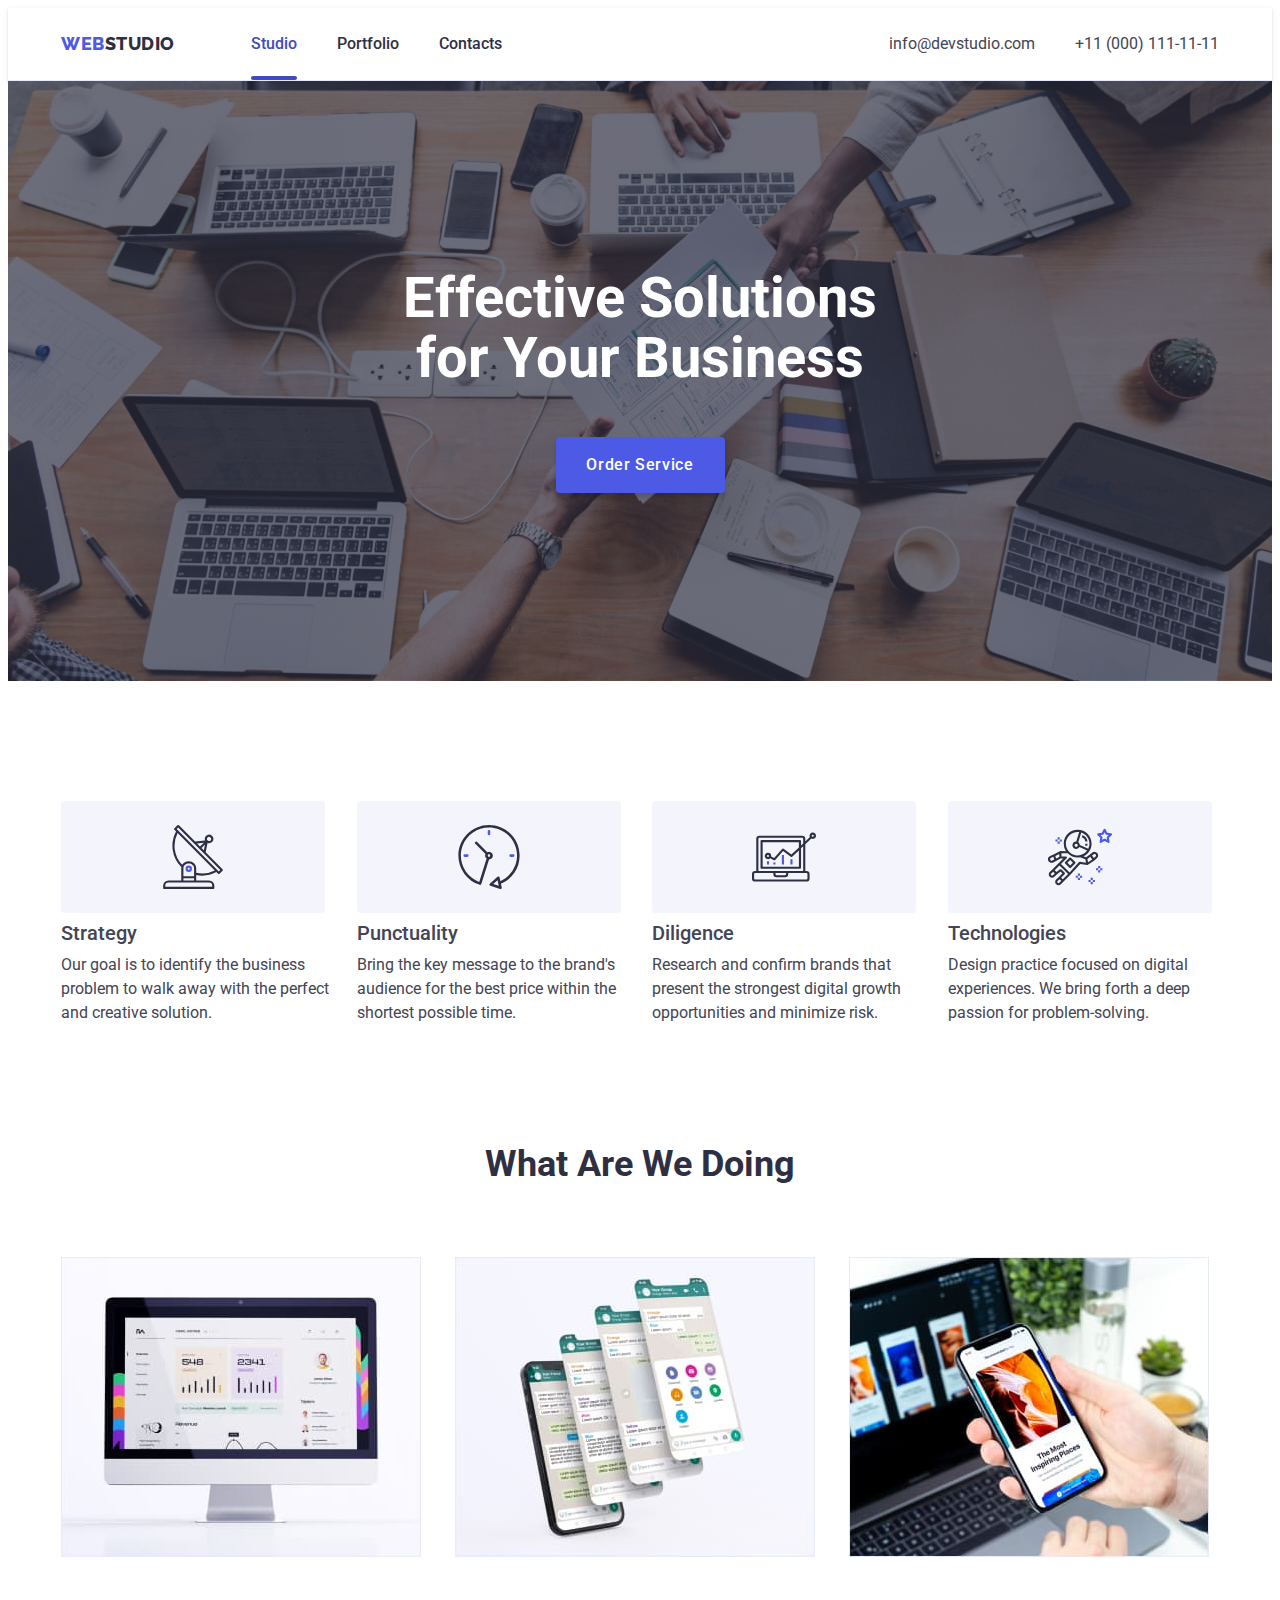
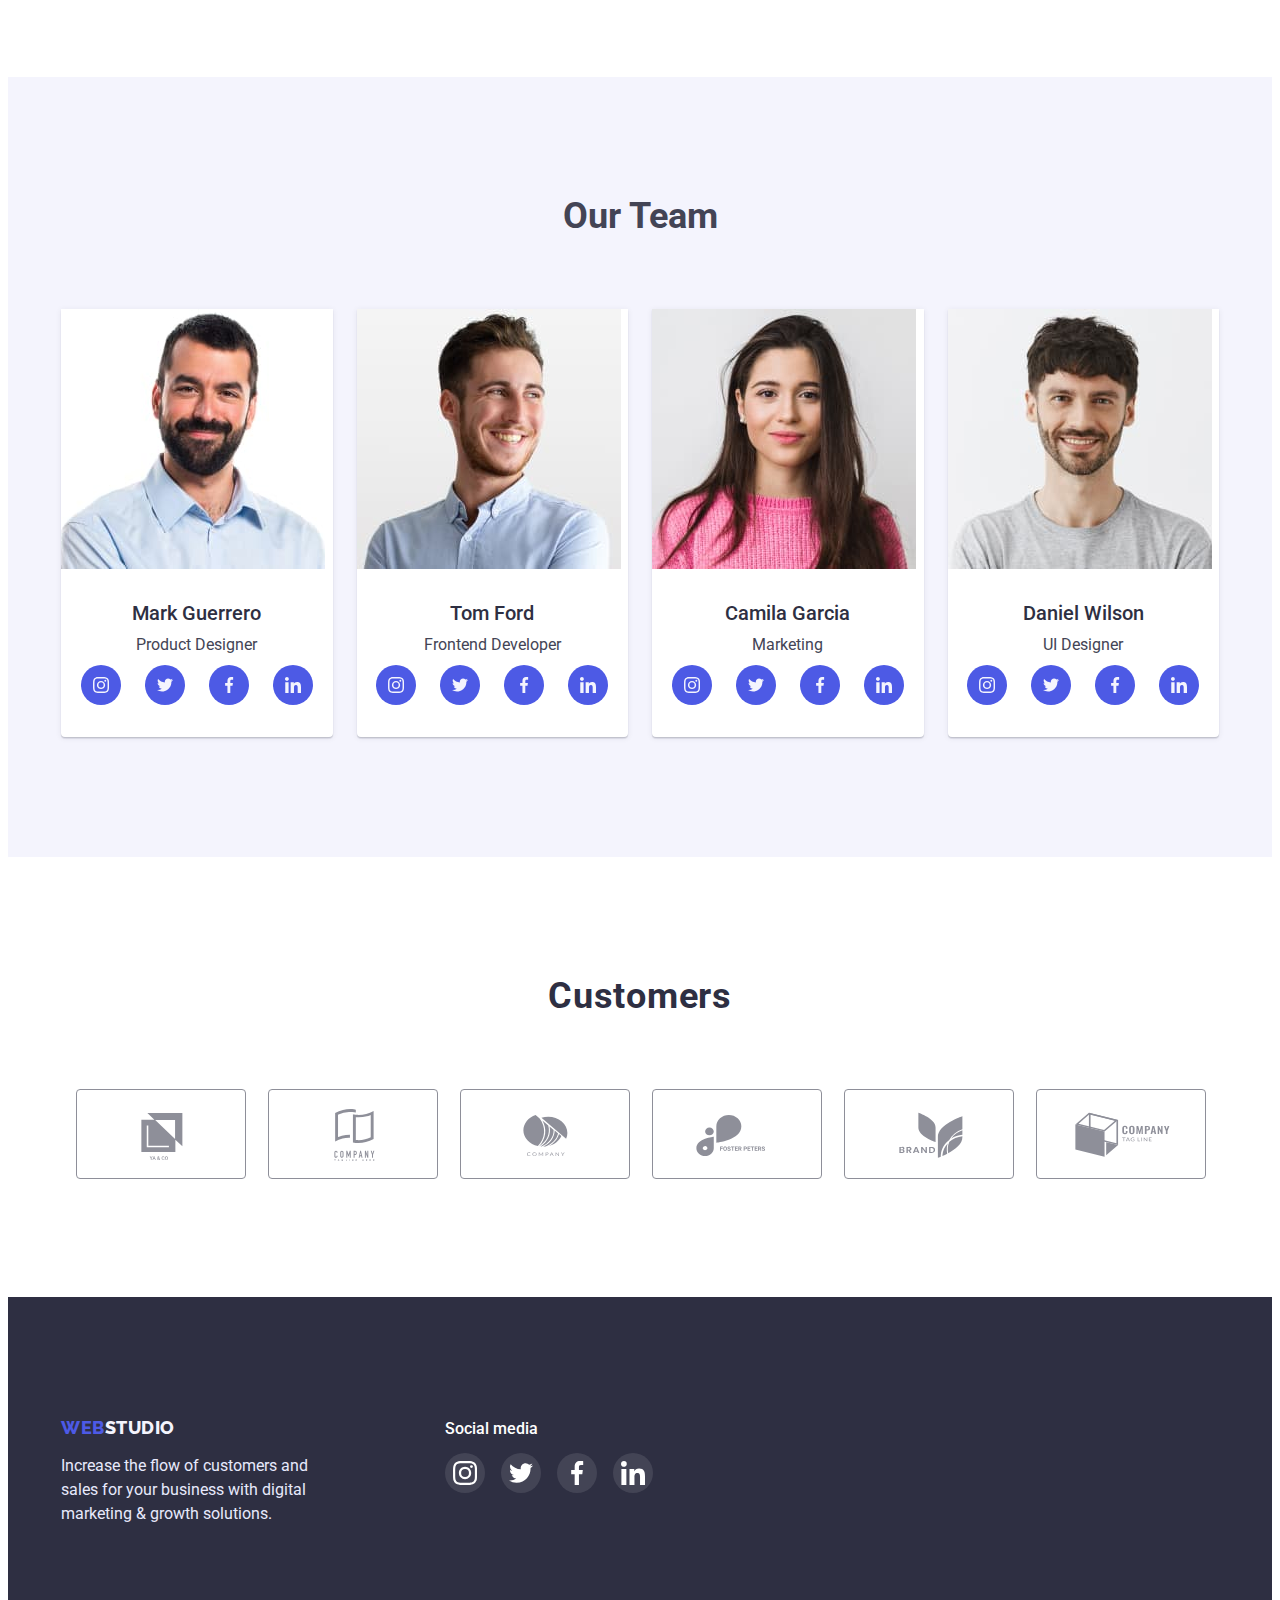
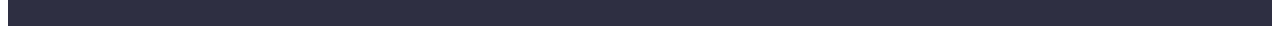
<file: index.html>
<!DOCTYPE html>
<html lang="en">
  <head>
    <meta charset="UTF-8" />
    <meta http-equiv="X-UA-Compatible" content="IE=edge" />
    <meta name="viewport" content="width=device-width, initial-scale=1.0" />
    <title>webstudio</title>
    <link rel="preconnect" href="https://fonts.googleapis.com" />
    <link rel="preconnect" href="https://fonts.gstatic.com" crossorigin />
    <link
      href="https://fonts.googleapis.com/css2?family=Raleway:wght@800&family=Roboto:wght@400;500;700&display=swap"
      rel="stylesheet"
    />
    <link
      rel="stylesheet"
      href="https://cdnjs.cloudflare.com/ajax/libs/modern-normalize/1.1.0/modern-normalize.min.css"
      integrity="sha512-wpPYUAdjBVSE4KJnH1VR1HeZfpl1ub8YT/NKx4PuQ5NmX2tKuGu6U/JRp5y+Y8XG2tV+wKQpNHVUX03MfMFn9Q=="
      crossorigin="anonymous"
      referrerpolicy="no-referrer"
    />
    <link rel="stylesheet" href="./css/style.css" />
  </head>
  <body>
    <!-- HEADER -->
    <header class="header">
      <div class="container header-container">
        <nav class="header-navigation">
          <a class="header-logo link logo" href="./index.html"
            ><span class="focus-logo">Web</span>Studio</a
          >
          <ul class="header-list list">
            <li class="header-item">
              <a class="header-link link current" href="./index.html">Studio</a>
            </li>
            <li class="header-item">
              <a class="header-link link" href="./portfolio.html">Portfolio</a>
            </li>
            <li class="header-item">
              <a class="header-link link" href="">Contacts</a>
            </li>
          </ul>
        </nav>
        <address class="contact">
          <ul class="contact-list list">
            <li class="contact-item">
              <a class="link contact-link" href="mailto:info@devstudio.com">info@devstudio.com</a
              >
            </li>
            <li class="contact-item">
              <a class="link contact-link" href="tel:+110001111111">+11 (000) 111-11-11</a>
            </li>
          </ul>
        </address>
      </div>
    </header>
    <!-- /HEADER -->
    <main>
      <!-- HERO -->
      <section class="hero">
        <div class="container">
          <h1 class="hero-title">
            Effective Solutions <br />
            for Your Business
          </h1>
          <button class="modal-btn btn" type="button" data-modal-open>Order Service</button>
        </div>
      </section>
      <!-- /HERO -->
      <!-- prioritetS -->
      <section class="prioritets">
        <div class="container">
          <h2 class="hiden-title">prioritets</h2>
          <ul class="prioritets-list list">
            <li class="prioritets-item">
              <div class="prioritets-icons-background">
                <svg class="prioritets-icons-items">
                  <use href="./images/icons.svg#icon-antenna"></use>
                </svg>
              </div>
              <h3 class="prioritets-item-title">Strategy</h3>
              <p class="prioritets-text">
                Our goal is to identify the business problem to walk away with
                the perfect and creative solution.
              </p>
            </li>
            <li class="prioritets-item">
              <div class="prioritets-icons-background">
                <svg class="prioritets-icons-items">
                  <use href="./images/icons.svg#icon-clock"></use>
                </svg>
              </div>
              <h3 class="prioritets-item-title">Punctuality</h3>
              <p class="prioritets-text">
                Bring the key message to the brand's audience for the best price
                within the shortest possible time.
              </p>
            </li>
            <li class="prioritets-item">
              <div class="prioritets-icons-background">
                <svg class="prioritets-icons-items">
                  <use href="./images/icons.svg#icon-diagram"></use>
                </svg>
              </div>
              <h3 class="prioritets-item-title">Diligence</h3>
              <p class="prioritets-text">
                Research and confirm brands that present the strongest digital
                growth opportunities and minimize risk.
              </p>
            </li>
            <li class="prioritets-item">
              <div class="prioritets-icons-background">
                <svg class="prioritets-icons-items">
                  <use href="./images/icons.svg#icon-astronaut"></use>
                </svg>
              </div>
              <h3 class="prioritets-item-title">Technologies</h3>
              <p class="prioritets-text">
                Design practice focused on digital experiences. We bring forth a
                deep passion for problem-solving.
              </p>
            </li>
          </ul>
        </div>
      </section>
      <!-- /prioritetS -->
      <!-- PROMOTION -->
      <section class="promotion">
        <div class="container">
          <h2 class="promotion-title tittle">What are we doing</h2>
          <ul class="promotion-list list">
            <li class="promotion-item">
              <img src="./images/img1.jpg" alt="photo monitor" width="360" />
            </li>
            <li class="promotion-item">
              <img src="./images/img2.jpg" alt="layes phone" width="360" />
            </li>
            <li class="promotion-item">
              <img
                src="./images/img3.jpg"
                alt="phone whith monitor"
                width="360"
              />
            </li>
          </ul>
        </div>
      </section>
      <!-- /PROMOTION -->
      <!-- TEAM -->
      <section class="team">
        <div class="container">
          <h2 class="team-title">Our Team</h2>
          <ul class="team-list list">
            <li class="team-item">
              <img
                src="./images/markguerrero.jpg"
                alt="photo mark"
                width="264"
              />
              <div class="team-expert-container">
                <h3 class="team-expert">Mark Guerrero</h3>
                <p class="team-subtitle">Product Designer</p>
                <ul class="team-social-list list">
                  <li class="team-social-item">
                    <a href="" class="team-social-link link">
                      <svg class="team-social-icon">
                        <use
                          href="./images/icons.svg#icon-instagram"
                        ></use></svg
                    ></a>
                  </li>
                  <li class="team-social-item">
                    <a href="" class="team-social-link link">
                      <svg class="team-social-icon">
                        <use href="./images/icons.svg#icon-twitter"></use>
                      </svg>
                    </a>
                  </li>
                  <li class="team-social-item">
                    <a href="" class="team-social-link link">
                      <svg class="team-social-icon">
                        <use href="./images/icons.svg#icon-facebook"></use></svg
                    ></a>
                  </li>
                  <li class="team-social-item">
                    <a href="" class="team-social-link link">
                      <svg class="team-social-icon">
                        <use href="./images/icons.svg#icon-linkedin"></use>
                      </svg>
                    </a>
                  </li>
                </ul>
              </div>
            </li>
            <li class="team-item">
              <img src="./images/tomford.jpg" alt="photo tom" width="264" />
              <div class="team-expert-container">
                <h3 class="team-expert">Tom Ford</h3>
                <p class="team-subtitle">Frontend Developer</p>
                <ul class="team-social-list list">
                  <li class="team-social-item">
                    <a href="" class="team-social-link link">
                      <svg class="team-social-icon">
                        <use
                          href="./images/icons.svg#icon-instagram"
                        ></use></svg
                    ></a>
                  </li>
                  <li class="team-social-item">
                    <a href="" class="team-social-link link">
                      <svg class="team-social-icon">
                        <use href="./images/icons.svg#icon-twitter"></use></svg
                    ></a>
                  </li>
                  <li class="team-social-item">
                    <a href="" class="team-social-link link">
                      <svg class="team-social-icon">
                        <use href="./images/icons.svg#icon-facebook"></use></svg
                    ></a>
                  </li>
                  <li class="team-social-item">
                    <a href="" class="team-social-link link">
                      <svg class="team-social-icon">
                        <use href="./images/icons.svg#icon-linkedin"></use>
                      </svg>
                    </a>
                  </li>
                </ul>
              </div>
            </li>
            <li class="team-item">
              <img
                src="./images/camilagarcia.jpg"
                alt="photo camila"
                width="264"
              />
              <div class="team-expert-container">
                <h3 class="team-expert">Camila Garcia</h3>
                <p class="team-subtitle">Marketing</p>
                <ul class="team-social-list list">
                  <li class="team-social-item">
                    <a href="" class="team-social-link link">
                      <svg class="team-social-icon">
                        <use
                          href="./images/icons.svg#icon-instagram"
                        ></use></svg
                    ></a>
                  </li>
                  <li class="team-social-item">
                    <a href="" class="team-social-link link">
                      <svg class="team-social-icon">
                        <use href="./images/icons.svg#icon-twitter"></use></svg
                    ></a>
                  </li>
                  <li class="team-social-item">
                    <a href="" class="team-social-link link">
                      <svg class="team-social-icon">
                        <use href="./images/icons.svg#icon-facebook"></use></svg
                    ></a>
                  </li>
                  <li class="team-social-item">
                    <a href="" class="team-social-link link">
                      <svg class="team-social-icon">
                        <use href="./images/icons.svg#icon-linkedin"></use>
                      </svg>
                    </a>
                  </li>
                </ul>
              </div>
            </li>
            <li class="team-item">
              <img
                src="./images/danielwilson.jpg"
                alt="photo daniel"
                width="264"
              />
              <div class="team-expert-container">
                <h3 class="team-expert">Daniel Wilson</h3>
                <p class="team-subtitle">UI Designer</p>
                <ul class="team-social-list list">
                  <li class="team-social-item">
                    <a href="" class="team-social-link link">
                      <svg class="team-social-icon">
                        <use
                          href="./images/icons.svg#icon-instagram"
                        ></use></svg
                    ></a>
                  </li>
                  <li class="team-social-item">
                    <a href="" class="team-social-link link">
                      <svg class="team-social-icon">
                        <use href="./images/icons.svg#icon-twitter"></use></svg
                    ></a>
                  </li>
                  <li class="team-social-item">
                    <a href="" class="team-social-link link">
                      <svg class="team-social-icon">
                        <use href="./images/icons.svg#icon-facebook"></use></svg
                    ></a>
                  </li>
                  <li class="team-social-item">
                    <a href="" class="team-social-link link">
                      <svg class="team-social-icon">
                        <use href="./images/icons.svg#icon-linkedin"></use>
                      </svg>
                    </a>
                  </li>
                </ul>
              </div>
            </li>
          </ul>
        </div>
      </section>
    </main>
    <section class="customers">
      <h2 class="customers-tittle tittle">Customers</h2>
      <div class="container">
        <ul class="customers-list list">
          <li class="customers-item">
            <a href="" class="customers-link link">
              <svg class="customers-icons">
                <use href="./images/icons.svg#icon-lgclientone"></use></svg
            ></a>
          </li>
          <li class="customers-item">
            <a href="" class="customers-link link">
              <svg class="customers-icons">
                <use href="./images/icons.svg#icon-lgclienttwo"></use></svg
            ></a>
          </li>
          <li class="customers-item">
            <a href="" class="customers-link link">
              <svg class="customers-icons">
                <use href="./images/icons.svg#icon-lgclientthree"></use></svg
            ></a>
          </li>
          <li class="customers-item">
            <a href="" class="customers-link link">
              <svg class="customers-icons">
                <use href="./images/icons.svg#icon-lgclientfour"></use></svg
            ></a>
          </li>
          <li class="customers-item">
            <a href="" class="customers-link link">
              <svg class="customers-icons">
                <use href="./images/icons.svg#icon-lgclientfive"></use></svg
            ></a>
          </li>
          <li class="customers-item">
            <a href="" class="customers-link link">
              <svg class="customers-icons">
                <use href="./images/icons.svg#icon-lgclientsix"></use></svg
            ></a>
          </li>
        </ul>
      </div>
    </section>
    <!-- FOOTER -->
    <footer class="footer">
      <div class="footer-container container">
        <div class="footer-action">
          <a class="footer-logo logo link" href="./index.html"
            ><span class="focus-logo">Web</span>Studio</a
          >
          <p class="footer-text">
            Increase the flow of customers and sales for your business with
            digital marketing & growth solutions.
          </p>
        </div>
        <div class="footer-social">
          <p class="footer-tittle tittle">Social media</p>
          <ul class="footer-social-list list">
            <li class="footer-social-item">
              <a href="" class="footer-social-link link">
                <svg class="footer-social-icon">
                  <use href="./images/icons.svg#icon-instagram"></use></svg
              ></a>
            </li>
            <li class="footer-social-item">
              <a href="" class="footer-social-link link">
                <svg class="footer-social-icon">
                  <use href="./images/icons.svg#icon-twitter"></use></svg
              ></a>
            </li>
            <li class="footer-social-item">
              <a href="" class="footer-social-link link">
                <svg class="footer-social-icon">
                  <use href="./images/icons.svg#icon-facebook"></use></svg
              ></a>
            </li>
            <li class="footer-social-item">
              <a href="" class="footer-social-link link">
                <svg class="footer-social-icon">
                  <use href="./images/icons.svg#icon-linkedin"></use>
                </svg>
              </a>
            </li>
          </ul>
        </div>
      </div>
    </footer>
    <!-- /FOOTER -->
    <div class="backdrop is-hidden" data-modal>
      <div class="modal">
        <button type="button" class="modal-close-btn" data-modal-close  >
          <svg class="modal-close-btn-icon">
            <use href="./images/icons.svg#icon-close-modal">

            </use>
          </svg>
        </button>
      </div>
    </div>
    <script src="./js/modal.js"></script>
  </body>
</html>
</file>
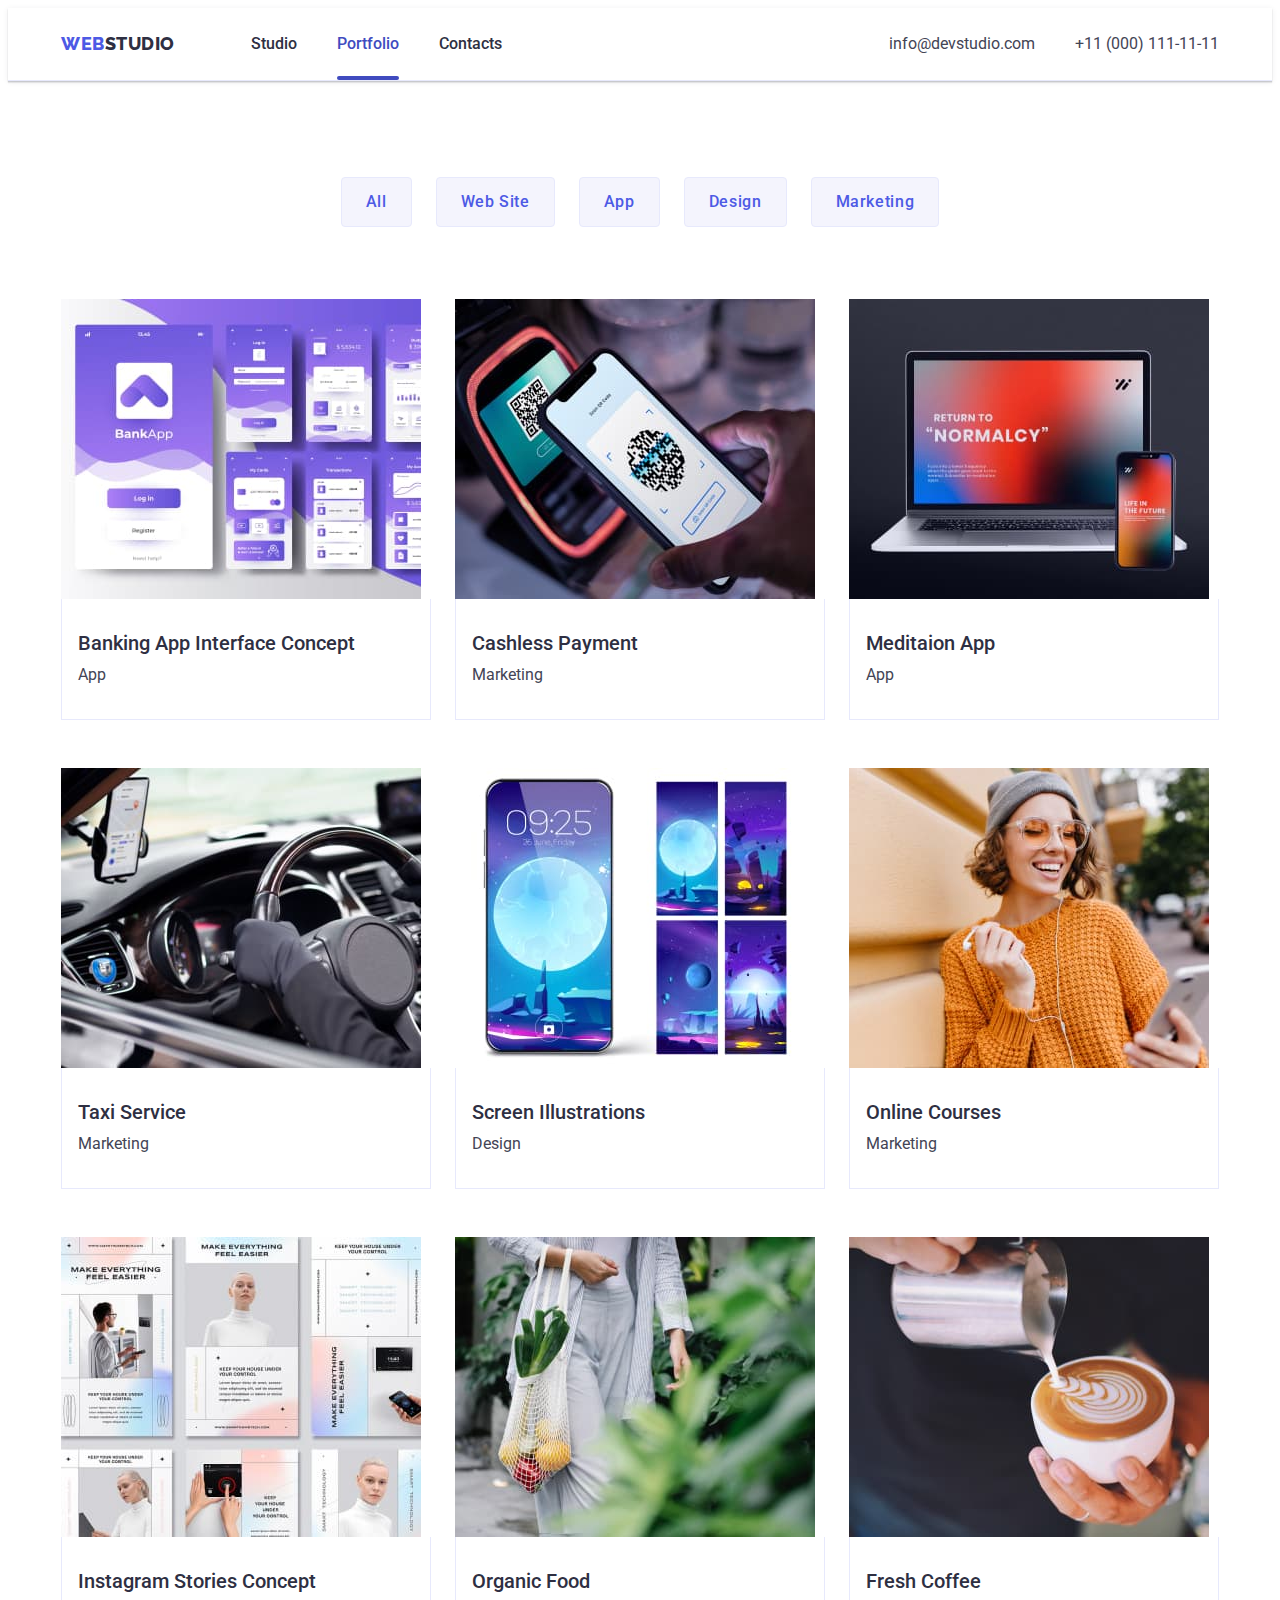
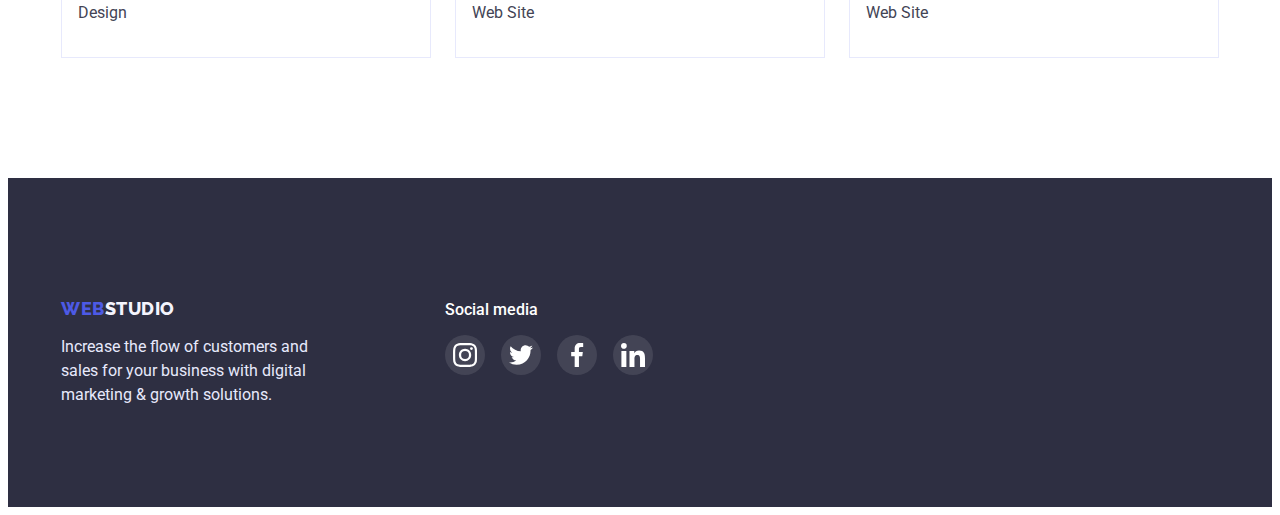
<file: portfolio.html>
<!DOCTYPE html>
<html lang="en">
  <head>
    <meta charset="UTF-8" />
    <meta http-equiv="X-UA-Compatible" content="IE=edge" />
    <meta name="viewport" content="width=device-width, initial-scale=1.0" />
    <title>Portfolio</title>
    <link rel="preconnect" href="https://fonts.googleapis.com" />
    <link rel="preconnect" href="https://fonts.gstatic.com" crossorigin />
    <link
      href="https://fonts.googleapis.com/css2?family=Raleway:wght@800&family=Roboto:wght@400;500;700&display=swap"
      rel="stylesheet"
    />
    <link
      rel="stylesheet"
      href="https://cdnjs.cloudflare.com/ajax/libs/modern-normalize/1.1.0/modern-normalize.min.css"
      integrity="sha512-wpPYUAdjBVSE4KJnH1VR1HeZfpl1ub8YT/NKx4PuQ5NmX2tKuGu6U/JRp5y+Y8XG2tV+wKQpNHVUX03MfMFn9Q=="
      crossorigin="anonymous"
      referrerpolicy="no-referrer"
    />
    <link rel="stylesheet" href="./css/style.css" />
  </head>
  <body>
    <!-- HEADER -->
    <header class="header">
      <div class="container header-container">
        <nav class="header-navigation">
          <a class="header-logo link logo" href="./index.html"
            ><span class="focus-logo">Web</span>Studio</a
          >
          <ul class="header-list list">
            <li class="header-item">
              <a class="header-link link" href="./index.html">Studio</a>
            </li>
            <li class="header-item">
              <a class="header-link link current" href="./portfolio.html">Portfolio</a>
            </li>
            <li class="header-item">
              <a class="header-link link" href="">Contacts</a>
            </li>
          </ul>
        </nav>
        <address class="contact">
          <ul class="contact-list list">
            <li class="contact-item">
              <a class="contact-link link" href="mailto:info@devstudio.com">info@devstudio.com</a
              >
            </li>
            <li class="contact-item">
              <a class="contact-link link" href="tel:+110001111111">+11 (000) 111-11-11</a>
            </li>
          </ul>
        </address>
      </div>
    </header>
    <!-- /HEADER -->
    <main>
      <!-- /*=============PROJECT=============*/ -->
      <section class="project">
        <div class="container">
          <h1 class="hiden-title">Projects classification</h1>
          <ul class="project-list list">
            <li class="project-item">
              <button type="button" class="project-btn btn">All</button>
            </li>
            <li class="project-item">
              <button type="button" class="project-btn btn">Web Site</button>
            </li>
            <li class="project-item">
              <button type="button" class="project-btn btn">App</button>
            </li>
            <li class="project-item">
              <button type="button" class="project-btn btn">Design</button>
            </li>
            <li class="project-item">
              <button type="button" class="project-btn btn">Marketing</button>
            </li>
          </ul>
          <ul class="benefits-list list">
            <li class="benefits-item">
              <a href="./images/imgbankapp.jpg" class="benefits-link link"
                ><div class="benefits-wrapper">
                  <img
                    src="./images/imgbankapp.jpg"
                    alt="bank app"
                    width="360"
                  />
                  <p class="overlay">
                    14 Stylish and User-Friendly App Design Concepts · Task
                    Manager App · Calorie Tracker App · Exotic Fruit Ecommerce
                    App · Cloud Storage App
                  </p>
                </div>
                <div class="benefits-title-text">
                  <h2 class="benefits-title">Banking App Interface Concept</h2>
                  <p class="benefits-text">App</p>
                </div></a
              >
            </li>
            <li class="benefits-item">
              <a href="./images/imgqrcode.jpg" class="benefits-link link"
                ><div class="benefits-wrapper">
                  <img src="./images/imgqrcode.jpg" alt="QR coge" width="360" />
                  <p class="overlay">
                    14 Stylish and User-Friendly App Design Concepts · Task
                    Manager App · Calorie Tracker App · Exotic Fruit Ecommerce
                    App · Cloud Storage App
                  </p>
                </div>
                <div class="benefits-title-text">
                  <h2 class="benefits-title">Cashless Payment</h2>
                  <p class="benefits-text">Marketing</p>
                </div></a
              >
            </li>
            <li class="benefits-item">
              <a href="./images/imgcomp.jpg" class="benefits-link link"
                ><div class="benefits-wrapper">
                  <img src="./images/imgcomp.jpg" alt="laptop" width="360" />
                  <p class="overlay">
                    14 Stylish and User-Friendly App Design Concepts · Task
                    Manager App · Calorie Tracker App · Exotic Fruit Ecommerce
                    App · Cloud Storage App
                  </p>
                </div>
                <div class="benefits-title-text">
                  <h2 class="benefits-title">Meditaion App</h2>
                  <p class="benefits-text">App</p>
                </div></a
              >
            </li>
            <li class="benefits-item">
              <a href="./images/imgcar.jpg" class="benefits-link link"
                ><div class="benefits-wrapper">
                  <img
                    src="./images/imgcar.jpg"
                    class="link"
                    alt="car steering wheel"
                    width="360"
                  />
                  <p class="overlay">
                    14 Stylish and User-Friendly App Design Concepts · Task
                    Manager App · Calorie Tracker App · Exotic Fruit Ecommerce
                    App · Cloud Storage App
                  </p>
                </div>
                <div class="benefits-title-text">
                  <h2 class="benefits-title">Taxi Service</h2>
                  <p class="benefits-text">Marketing</p>
                </div></a
              >
            </li>
            <li class="benefits-item">
              <a href="./images/imgscreen.jpg" class="benefits-link link"
                ><div class="benefits-wrapper">
                  <img
                    src="./images/imgscreen.jpg"
                    alt="phone screen"
                    width="360"
                  />
                  <p class="overlay">
                    14 Stylish and User-Friendly App Design Concepts · Task
                    Manager App · Calorie Tracker App · Exotic Fruit Ecommerce
                    App · Cloud Storage App
                  </p>
                </div>
                <div class="benefits-title-text">
                  <h2 class="benefits-title">Screen Illustrations</h2>
                  <p class="benefits-text">Design</p>
                </div></a
              >
            </li>
            <li class="benefits-item">
              <a href="./images/imggirl.jpg" class="benefits-link link"
                ><div class="benefits-wrapper">
                  <img
                    src="./images/imggirl.jpg"
                    alt="girl in glasses"
                    width="360"
                  />
                  <p class="overlay">
                    14 Stylish and User-Friendly App Design Concepts · Task
                    Manager App · Calorie Tracker App · Exotic Fruit Ecommerce
                    App · Cloud Storage App
                  </p>
                </div>
                <div class="benefits-title-text">
                  <h2 class="benefits-title">Online Courses</h2>
                  <p class="benefits-text">Marketing</p>
                </div></a
              >
            </li>
            <li class="benefits-item">
              <a href="./images/imgpromo.jpg" class="benefits-link link"
                ><div class="benefits-wrapper">
                  <img
                    src="./images/imgpromo.jpg"
                    alt="dashboard"
                    width="360"
                  />
                  <p class="overlay">
                    14 Stylish and User-Friendly App Design Concepts · Task
                    Manager App · Calorie Tracker App · Exotic Fruit Ecommerce
                    App · Cloud Storage App
                  </p>
                </div>
                <div class="benefits-title-text">
                  <h2 class="benefits-title">Instagram Stories Concept</h2>
                  <p class="benefits-text">Design</p>
                </div></a
              >
            </li>
            <li class="benefits-item">
              <a href="./images/imgbagwithfruit.jpg" class="benefits-link link"
                ><div class="benefits-wrapper">
                  <img
                    src="./images/imgbagwithfruit.jpg"
                    alt="woman with bag"
                    width="360"
                  />
                  <p class="overlay">
                    14 Stylish and User-Friendly App Design Concepts · Task
                    Manager App · Calorie Tracker App · Exotic Fruit Ecommerce
                    App · Cloud Storage App
                  </p>
                </div>
                <div class="benefits-title-text">
                  <h2 class="benefits-title">Organic Food</h2>
                  <p class="benefits-text">Web Site</p>
                </div></a
              >
            </li>
            <li class="benefits-item">
              <a href="./images/imgcupofcoffee.jpg" class="benefits-link link"
                ><div class="benefits-wrapper">
                  <img
                    src="./images/imgcupofcoffee.jpg"
                    alt="coffees cup"
                    width="360"
                  />
                  <p class="overlay">
                    14 Stylish and User-Friendly App Design Concepts · Task
                    Manager App · Calorie Tracker App · Exotic Fruit Ecommerce
                    App · Cloud Storage App
                  </p>
                </div>
                <div class="benefits-title-text">
                  <h2 class="benefits-title">Fresh Coffee</h2>
                  <p class="benefits-text">Web Site</p>
                </div></a
              >
            </li>
          </ul>
        </div>
      </section>
    </main>
    <footer class="footer">
      <div class="footer-container container">
        <div class="footer-action">
          <a class="footer-logo logo link" href="./index.html"
            ><span class="focus-logo">Web</span>Studio</a
          >
          <p class="footer-text">
            Increase the flow of customers and sales for your business with
            digital marketing & growth solutions.
          </p>
        </div>
        <div class="footer-social">
          <h2 class="footer-tittle tittle">Social media</h2>
          <ul class="footer-social-list list">
            <li class="footer-social-item">
              <a href="" class="footer-social-link link">
                <svg class="footer-social-icon">
                  <use href="./images/icons.svg#icon-instagram"></use></svg
              ></a>
            </li>
            <li class="footer-social-item">
              <a href="" class="footer-social-link link">
                <svg class="footer-social-icon">
                  <use href="./images/icons.svg#icon-twitter"></use></svg
              ></a>
            </li>
            <li class="footer-social-item">
              <a href="" class="footer-social-link link">
                <svg class="footer-social-icon">
                  <use href="./images/icons.svg#icon-facebook"></use></svg
              ></a>
            </li>
            <li class="footer-social-item">
              <a href="" class="footer-social-link link">
                <svg class="footer-social-icon">
                  <use href="./images/icons.svg#icon-linkedin"></use>
                </svg>
              </a>
            </li>
          </ul>
        </div>
      </div>
    </footer>
  </body>
</html>
</file>
<file: css/style.css>
:root {
  --iris: #4d5ae5;
  --okean: #404bbf;
  --navy-blue: #2e2f42;
  --green: #31d0aa;
  --slate: #434455;
  --light-slate: #8e8f99;
  --cornflower: #e7e9fc;
  --cloud: #f4f4fd;
  --navy-blue-modal: #2e2f42;
  --grey: #2e2f42;
  --white: #ffffff;
  --cub-baz: cubic-bezier(0.4, 0, 0.2, 1);
}
h1,
h2,
h3,
h4,
h5,
h6,
p {
  margin-top: 0;
  margin-bottom: 0;
}
ul {
  margin-top: 0;
  margin-bottom: 0;
  padding-left: 0;
}
img {
  display: block;
  max-width: 100%;
  height: auto;
}

.container {
  width: 1158px;
  padding-left: 15px;
  padding-right: 15px;
  margin-left: auto;
  margin-right: auto;
}

body {
  font-family: "Roboto", sans-serif;
  font-size: 16px;
  color: var(--slate);
  background-color: var(--white);
}

.hiden-title {
  position: absolute;
  width: 1px;
  height: 1px;
  margin: -1px;
  border: 0;
  padding: 0;
  white-space: nowrap;
  clip-path: inset(100%);
  clip: rect(0 0 0 0);
  overflow: hidden;
}

.list {
  list-style: none;
}

.logo {
  font-family: "Raleway", sans-serif;
  font-weight: 800;
  font-size: 18px;
  letter-spacing: 0.03em;
  text-transform: uppercase;
}

.link {
  text-decoration: none;
  color: inherit;
}

.btn {
  font-weight: 500;
  font-size: 16px;
  line-height: 1.5;
  letter-spacing: 0.04em;
  border-radius: 4px;
  cursor: pointer;
  border: none;
  display: block;
  transition: background-color 250ms var(--cub-baz), color 250ms var(--cub-baz),
    box-shadow 250ms var(--cub-baz), border-color 250ms var(--cub-baz);
}

.btn:hover,
.btn:focus {
  background-color: var(--okean);
  color: var(--white);
  border-color: transparent;
  box-shadow: 0px 3px 1px rgba(0, 0, 0, 0.1), 0px 2px 1px rgba(0, 0, 0, 0.08),
    0px 2px 2px rgba(0, 0, 0, 0.12);
}

.tittle {
  font-size: 36px;
  font-weight: 700;
  line-height: 1.11;
  color: var(--navy-blue);
}

/*=============HEADER=============*/
.header {
  background: var(--white);
  border-bottom: 1px solid var(--cornflower);
  box-shadow: 0px 2px 1px rgba(46, 47, 66, 0.08),
    0px 1px 1px rgba(46, 47, 66, 0.16), 0px 1px 6px rgba(46, 47, 66, 0.08);
}
.header-container {
  display: flex;
  align-items: center;
  justify-content: space-between;
}
.header-navigation {
  align-items: center;
  display: flex;
}
.header-logo {
  color: var(--navy-blue);
  line-height: 1.33;
  margin-right: 76px;
  padding-top: 24px;
  padding-bottom: 24px;
  transition: color 250ms var(--cub-baz);
}

.header-logo:is(:hover, :focus) {
  color: var(--okean);
}
.focus-logo {
  color: var(--iris);
}
.header-list {
  display: flex;
  gap: 40px;
}

.header-item {
  font-weight: 500;
  line-height: 1.33;
  font-size: 16px;
  color: var(--navy-blue);
}
.header-link {
  display: block;
  padding-top: 24px;
  padding-bottom: 24px;
  transition: color 250ms var(--cub-baz);
}

.header-link:is(:hover, :focus) {
  color: var(--okean);
}

.current {
  color: var(--okean);
  position: relative;
}
.current::after {
  content: "";
  position: absolute;
  left: 0;
  bottom: -1px;
  width: 100%;
  height: 4px;
  border-radius: 2px;
  background-color: var(--okean);
}

.contact {
  display: flex;
  font-style: normal;
}
.contact-list {
  display: flex;
  gap: 40px;
}
.contact-link {
  display: block;
  margin-left: auto;
  padding-top: 24px;
  padding-bottom: 24px;
  line-height: 1.5;
  color: var(--slate);
  transition: color 250ms var(--cub-baz);
  }

.contact-link:is(:hover, :focus) {
  color: var(--okean);
}
/*=============/HEADER=============*/

/*=============HERO=============*/
.hero {
  max-width: 1440px;
  margin: auto;
  background: var(--navy-blue);
  color: var(--white);
  padding-top: 188px;
  padding-bottom: 188px;
  background-image: linear-gradient(rgb(46, 47, 66, 0.7), rgb(46, 47, 66, 0.7)),
    url(../images/heroimg.jpg);
  background-position: center;
  background-repeat: no-repeat;
  background-size: cover;
}
.hero-title {
  font-size: 56px;
  line-height: 1.07;
  max-width: 496px;
  margin-right: auto;
  margin-left: auto;
  margin-bottom: 48px;
  text-align: center;
}

.modal-btn {
  min-width: 169px;
  min-height: 56px;
  color: inherit;
  background-color: var(--iris);
  font-family: "Roboto", sans-serif;
  font-weight: 500;
  font-size: 16px;
  line-height: 1.5;
  letter-spacing: 0.04em;
  margin-left: auto;
  margin-right: auto;
  border-radius: 4px;
  box-shadow: 0px 4px 4px rgba(0, 0, 0, 0.15);
}
/*=============/HERO=============*/

/*=============PRIORITETS=============*/
.prioritets {
  padding-top: 120px;
  padding-bottom: 120px;
}
.hiden-title {
}
.prioritets-list {
  display: flex;
  gap: 24px;
}
.prioritets-item {
  flex-basis: calc((100% - 72px) / 4);
}
.prioritets-icons-background {
  width: 264px;
  height: 112px;
  background-color: var(--cloud);
  gap: 24px;
  display: flex;
  justify-content: center;
  align-items: center;
  margin-bottom: 8px;
  border-radius: 4px;
}
.prioritets-icons-items {
  width: 64px;
  height: 64px;
}
.prioritets-item-title {
  font-weight: 500;
  font-size: 20px;
  line-height: 1.2;
  color: var(--slate);
  margin-bottom: 8px;
}

.prioritets-text {
  line-height: 1.5;
}
/*=============/PRIORITETS=============*/

/*=============PROMOTIONS=============*/
.promotion {
  padding-bottom: 120px;
}
.promotion-title {
  text-align: center;
  margin-bottom: 72px;
  text-transform: capitalize;
}
.promotion-list {
  display: flex;
  gap: 24px;
}

.promotion-item {
  flex-basis: calc((100% - 48px) / 3);
}
/*=============/PROMOTIONS=============*/

/*=============TEAM=============*/
.team {
  padding-top: 120px;
  padding-bottom: 120px;
  background: var(--cloud);
  max-width: 1440px;
  margin: auto;
}
.team-social-list {
  display: flex;
  gap: 24px;
  justify-content: center;
}

.team-social-item {
  fill: var(--cloud);
  width: 40px;
  height: 40px;
}
.team-social-link {
  display: flex;
  width: 100%;
  height: 100%;
  justify-content: center;
  align-items: center;
  color: var(--cloud);
  background-color: var(--iris);
  border-radius: 50%;
  transition: background-color 250ms var(--cub-baz),
    border-radius 250ms var(--cub-baz);
}
.team-social-link:is(:hover, :focus) {
  background-color: var(--okean);
  border-radius: 50%;
}
.team-social-icon {
  width: 16px;
  height: 16px;
  fill: currentColor;
}

.team-title {
  font-family: "Roboto", sans-serif;
  font-weight: 700;
  font-size: 36px;
  line-height: 1.11;
  text-align: center;
  text-transform: capitalize;
  margin-bottom: 72px;
}

.team-list {
  display: flex;
  gap: 24px;
}
.team-subtitle {
  margin-bottom: 8px;
}
.team-item {
  background-color: var(--white);
  width: calc((100% - 72px) / 4);
  border-radius: 0px 0px 4px 4px;
  box-shadow: 0px 1px 6px rgba(46, 47, 66, 0.08),
    0px 1px 1px rgba(46, 47, 66, 0.16), 0px 2px 1px rgba(46, 47, 66, 0.08);
}

.team-expert {
  font-weight: 500;
  font-size: 20px;
  line-height: 1.2;
  color: var(--navy-blue);
  margin-bottom: 8px;
}
.team-expert-container {
  padding-top: 32px;
  padding-bottom: 32px;
  padding-left: 16px;
  padding-right: 16px;
  display: block;
  text-align: center;
}
.team-subtitle {
  line-height: 1.5;
}

/*=============/TEAM=============*/
/*=============CUSTOMERS=============*/
.customers-tittle {
  text-align: center;
  letter-spacing: 0.02em;
  text-transform: capitalize;
  margin-bottom: 72px;
}

.customers {
  padding-top: 120px;
  padding-bottom: 120px;
  max-width: 1440px;
  margin: auto;
}
.customers-list {
  display: flex;
  justify-content: center;
  gap: 24px;
}
.customers-item {
  width: 168px;
  height: 88px;
}

.customers-link {
  display: flex;
  justify-content: center;
  align-self: center;
  width: 100%;
  height: 100%;
  color: var(--light-slate);
  border: 1px solid var(--light-slate);
  border-radius: 4px;
  background-color: var(--white);
  transition: color 250ms var(--cub-baz), border-color 250ms var(--cub-baz);
}

.customers-link:is(:hover, :focus) {
  color: var(--okean);
  border-color: var(--okean);
}
.customers-icons {
  width: 104px;
  height: 56px;
  margin: auto;
  fill: currentColor;
}
/*=============/CUSTOMERS=============*/
/*=============PROJECT=============*/
.project {
  margin-bottom: 120px;
}

.project-list {
  justify-content: center;
  display: flex;
  gap: 24px;
  padding-top: 96px;
  padding-bottom: 72px;
}

.project-item {
}
.project-btn {
  font-family: "Roboto", sans-serif;
  letter-spacing: 0.04em;
  color: var(--iris);
  background-color: var(--cloud);
  padding: 12px 24px;
  border: 1px solid var(--cornflower);
  border-radius: 4px;
}
/*=============/PROJECT=============*/

/*=============BENEFITS=============*/
.benefits {
}

.benefits-list {
  display: flex;
  flex-wrap: wrap;
  column-gap: 24px;
  row-gap: 48px;
}

.benefits-item {
  background: var(--white);
  flex-basis: calc((100% - 48px) / 3);
}
.benefits-link:is(:hover, :focus) .overlay {
  transform: translate(0, 0);
}

.benefits-link {
  display: block;
  transition: box-shadow 250ms var(--cub-baz);

}
.benefits-link:is(:hover, :focus) {
  box-shadow: 0px 1px 6px rgba(46, 47, 66, 0.08),
    0px 1px 1px rgba(46, 47, 66, 0.16), 0px 2px 1px rgba(46, 47, 66, 0.08);
}
.benefits-wrapper {
  position: relative;
  overflow: hidden;
}
.overlay {
  position: absolute;
  left: 0;
  top: 0;
  width: 100%;
  height: 100%;
  overflow: auto;
  transform: translate(0, 100%);
  transition: transform 250ms var(--cub-baz);
  font-family: "Roboto";
    font-size: 16px;
  line-height: 1.5;
  letter-spacing: 0.02em;
  color: var(--cloud);
  background-color: var(--iris);
  padding: 40px 32px;
}
.benefits-title-text {
  background-color: var(--white);
  border-left: 1px solid var(--cornflower);
  border-bottom: 1px solid var(--cornflower);
  border-right: 1px solid var(--cornflower);
  padding-top: 32px;
  padding-right: 16px;
  padding-bottom: 32px;
  padding-left: 16px;
}

.benefits-title {
  font-weight: 500;
  font-size: 20px;
  line-height: 1, 2;
  color: var(--navy-blue);
  margin-bottom: 8px;
}

.benefits-text {
  line-height: 1.5;
  color: var(--slate);
}

/*=============FOOTER=============*/
.footer {
  padding-top: 120px;
  background: var(--navy-blue);
  padding-bottom: 100px;
}
.footer-container {
  display: flex;
  align-items: baseline;
}
.footer-action {
  margin-right: 120px;
}
.footer-logo {
  line-height: 1.17;
  text-transform: uppercase;
  color: var(--cloud);
  margin-bottom: 16px;
  display: block;
}
.footer-logo:is(:hover, :focus) {
  color: var(--okean);
}
.footer-tittle {
  font-weight: 500;
  font-size: 16px;
  color: var(--white);
  margin-bottom: 16px;
  text-align: left;
}
.footer-text {
  max-width: 264px;
  height: 72px;
  line-height: 1.5;
  color: var(--cornflower);
}

.footer-social {
}
.footer-social-list {
  display: flex;
  justify-content: center;
  align-items: center;
  gap: 16px;
}
.footer-social-item {
  width: 40px;
  height: 40px;
}
.footer-social-link {
  width: 100%;
  height: 100%;
  display: flex;
  justify-content: center;
  align-items: center;
  fill: var(--white);
  background: rgba(255, 255, 255, 0.1);
  border-radius: 50%;
  transition: background-color 250ms var(--cub-baz);
}

.footer-social-link:is(:hover, :focus) {
  background-color: var(--green);
}
.footer-social-icon {
  width: 24px;
  height: 24px;
}

/*=============/FOOTER=============*/
/*============= MODAL WINDOW=============*/
.backdrop {
  position: fixed;
  top: 0;
  left: 0;
  z-index: 100;
  width: 100%;
  height: 100%;
  background-color: rgba(46, 47, 66, 0.4);
  transition: opacity 250ms var(--cub-baz), visibility 250ms var(--cub-baz);
}

.is-hidden {
  opacity: 0;
  visibility: hidden;
  pointer-events: none;
}
.backdrop.is-hidden .modal {
  transform: translate(-50%, -50%) scale(0);
}

.modal {
  position: absolute;
  top: 50%;
  left: 50%;
  transform: translate(-50%, -50%) scale(1);
  width: 408px;
  height: 576px;
  background-color: rgb(252, 252, 252);
  box-shadow: 0px 1px 1px rgba(0, 0, 0, 0.14), 0px 1px 3px rgba(0, 0, 0, 0.12),
    0px 2px 1px rgba(0, 0, 0, 0.2);
  border-radius: 4px;
  padding: 24px;
  transition: transform 250ms var(--cub-baz);
}

.backdrop.is-hidden .modal {
  transform: translate(-50%, -50%) scale(0);
}

.modal-close-btn {
  position: absolute;
  top: 24px;
  right: 24px;
  background-color: transparent;
  border: 1px solid var(--cornflower);
  padding: 0;
  width: 24px;
  height: 24px;
  border-radius: 50%;
  display: flex;
  justify-content: center;
  align-items: center;
  cursor: pointer;
  transition: background-color 250ms var(--cub-baz);
}
.modal-close-btn:hover,
.modal-close-btn:focus {
  background-color: var(--okean);
}
.modal-close-btn:hover .modal-close-btn-icon,
.modal-close-btn:focus .modal-close-btn-icon {
  fill: var(--white);
}
.modal-close-btn-icon {
  width: 8px;
  height: 8px;
  transition: fill 250ms var(--cub-baz);
}
/*=============/MODAL WINDOW=============*/
</file>
